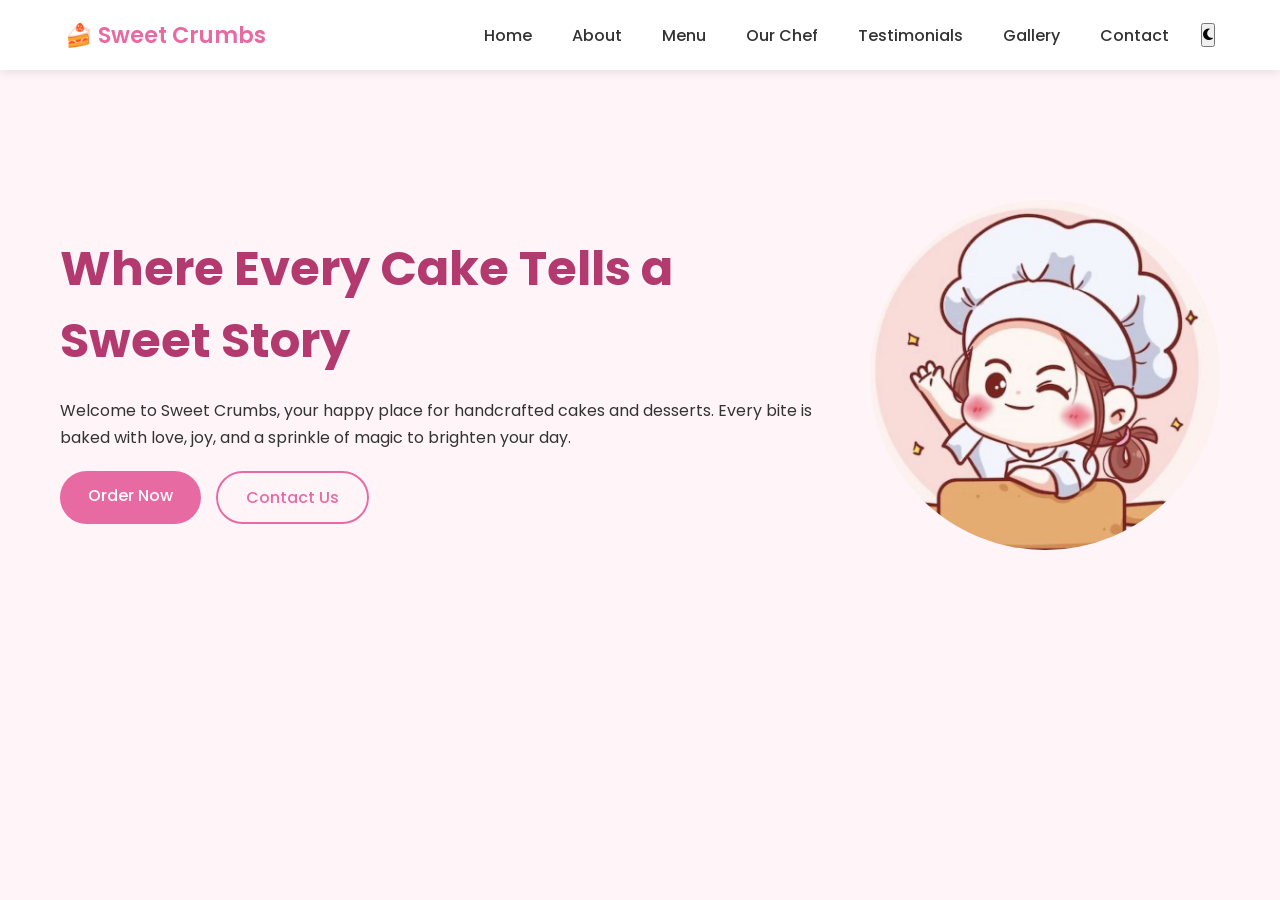
<file: index.html>
<!DOCTYPE html>
<html lang="en">

<head>
    <meta charset="UTF-8" />
    <!--🔹 يسمح باستخدام جميع الأحرف بدون مشاكل (عربي – إنجليزي – رموز)-->
    <title>Sweet Crumbs | Cake Boutique</title>
    <meta name="viewport" content="width=device-width, initial-scale=1.0" />
    <!--🔹 يضبط العرض حسب حجم الشاشة-->
    <!-- Icons -->
    <link rel="stylesheet" href="https://cdnjs.cloudflare.com/ajax/libs/font-awesome/6.5.1/css/all.min.css" />

    <!-- CSS -->
    <link rel="stylesheet" href="style.css" />
</head>

<body>

    <header>
        <nav class="navbar section-content">
            <div class="logo">🍰 Sweet Crumbs</div>

            <ul class="nav-menu">
                <li><a href="index.html">Home</a></li>
                <li><a href="about.html">About</a></li>
                <li><a href="menu.html">Menu</a></li>
                <li><a href="our chef.html">Our Chef</a></li>
                <li><a href="testimonials.html">Testimonials</a></li>
                <li><a href="gallary.html">Gallery</a></li>
                <li><a href="contact.html">Contact</a></li>
            </ul>

            <div class="nav-actions">
                <button id="theme-toggle"><i class="fa-solid fa-moon"></i></button>
                <button id="menu-open" class="fa-solid fa-bars"></button>
            </div>
        </nav>
    </header>

    <!-- ================= HOME ================= -->
    <section class="hero" id="home">
        <div class="section-content hero-content">
            <div class="hero-text">
                <br> <br><br><br>
                <h1>Where Every Cake Tells a Sweet Story</h1>
                <p>
                    Welcome to Sweet Crumbs, your happy place for handcrafted cakes and desserts.
                    Every bite is baked with love, joy, and a sprinkle of magic to brighten your day.
                </p>
                <div class="hero-buttons">
                    <a href="https://wa.me/963996063793" class="btn primary" target="_blank">Order Now</a>
                    <a href="https://wa.me/963996063793" class="btn outline" target="_blank">Contact Us</a>
                </div>
            </div>

            <div class="hero-image">
                <br> <br><br><br>
                <img src="images\image64.jpeg" alt="Cake Shop">
            </div>
        </div>
    </section>
    
    <script src="script.js"></script>
    </body>
    
    </html>
</file>
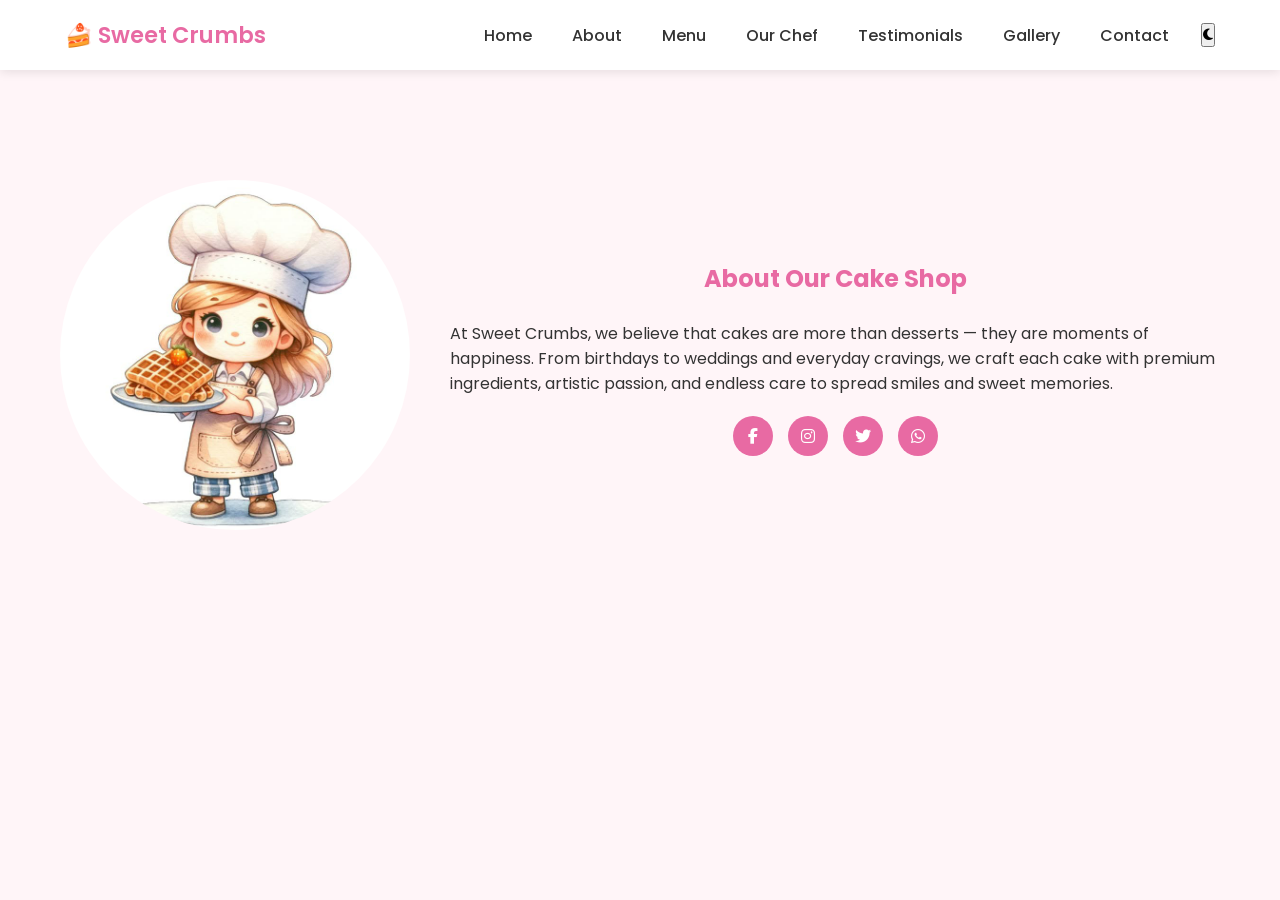
<file: about.html>
<!DOCTYPE html>
<html lang="en">

<head>
    <meta charset="UTF-8" />
    <title>Sweet Crumbs | Cake Boutique</title>
    <meta name="viewport" content="width=device-width, initial-scale=1.0" />

    <!-- Icons -->
    <link rel="stylesheet" href="https://cdnjs.cloudflare.com/ajax/libs/font-awesome/6.5.1/css/all.min.css" />

    <!-- CSS -->
    <link rel="stylesheet" href="style.css" />
</head>

<body>

    <header>
        <nav class="navbar section-content">
            <div class="logo">🍰 Sweet Crumbs</div>

            <ul class="nav-menu">
                <li><a href="index.html">Home</a></li>
                <li><a href="about.html">About</a></li>
                <li><a href="menu.html">Menu</a></li>
                <li><a href="our chef.html">Our Chef</a></li>
                <li><a href="testimonials.html">Testimonials</a></li>
                <li><a href="gallary.html">Gallery</a></li>
                <li><a href="contact.html">Contact</a></li>
            </ul>

            <div class="nav-actions">
                <button id="theme-toggle"><i class="fa-solid fa-moon"></i></button>
                <button id="menu-open" class="fa-solid fa-bars"></button>
            </div>
        </nav>
    </header>

    <!-- ================= ABOUT ================= -->
    <section class="about" id="about">
        <div class="section-content about-content">
            <div class="about-image">
                <br> <br><br><br>
                <img src="images\image4.jpeg" alt="About us">
            </div>
    
            <div class="about-text">
                <br> <br><br><br>
                <h2>About Our Cake Shop</h2>
                <br>
                <p>
                    At Sweet Crumbs, we believe that cakes are more than desserts — they are moments of
                    happiness. From birthdays to weddings and everyday cravings, we craft each cake
                    with premium ingredients, artistic passion, and endless care to spread smiles and
                    sweet memories.
                </p>
    
                <div class="social-icons">
                    <a href="https://www.facebook.com/Yumnaa Al Aboud" class="facebook" target="_blank">
                        <i class="fa-brands fa-facebook-f"></i>
                    </a>
                    <a href="https://www.instagram.com/yumnaa_al_aboud" class="instagram" target="_blank">
                        <i class="fa-brands fa-instagram"></i>
                    </a>
                    <a href="https://twitter.com/Yumnaa Al Aboud" class="twitter" target="_blank">
                        <i class="fa-brands fa-twitter"></i>
                    </a>
                    <a href="https://wa.me/963996063793" target="_blank">
                        <i class="fa-brands fa-whatsapp"></i>
                    </a>
    
                </div>
            </div>
        </div>
    </section>

    <script src="script.js"></script>
    </body>
    
    </html>
</file>
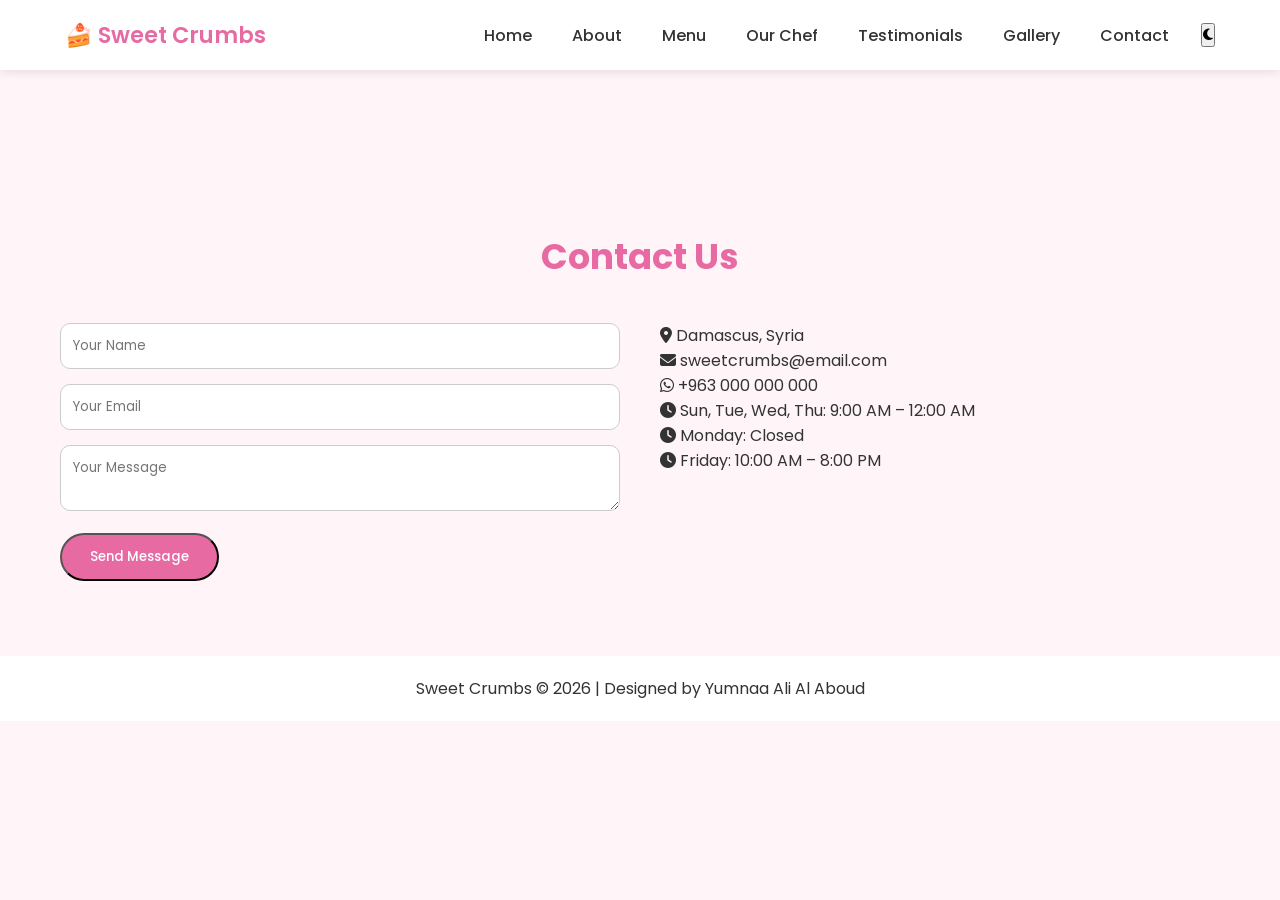
<file: contact.html>
<!DOCTYPE html>
<html lang="en">

<head>
    <meta charset="UTF-8" />
    <title>Sweet Crumbs | Cake Boutique</title>
    <meta name="viewport" content="width=device-width, initial-scale=1.0" />

    <!-- Icons -->
    <link rel="stylesheet" href="https://cdnjs.cloudflare.com/ajax/libs/font-awesome/6.5.1/css/all.min.css" />

    <!-- CSS -->
    <link rel="stylesheet" href="style.css" />
</head>

<body>

    <header>
        <nav class="navbar section-content">
            <div class="logo">🍰 Sweet Crumbs</div>

            <ul class="nav-menu">
                <li><a href="index.html">Home</a></li>
                <li><a href="about.html">About</a></li>
                <li><a href="menu.html">Menu</a></li>
                <li><a href="our chef.html">Our Chef</a></li>
                <li><a href="testimonials.html">Testimonials</a></li>
                <li><a href="gallary.html">Gallery</a></li>
                <li><a href="contact.html">Contact</a></li>
            </ul>

            <div class="nav-actions">
                <button id="theme-toggle"><i class="fa-solid fa-moon"></i></button>
                <button id="menu-open" class="fa-solid fa-bars"></button>
            </div>
        </nav>
    </header>

        <!-- ================= CONTACT ================= -->
        <section class="contact" id="contact">
            <br><br><br><br><br><br>
            <h2 class="section-title">Contact Us</h2>
        
            <div class="section-content contact-grid">
                <form class="contact-form">
                    <input type="text" placeholder="Your Name" required>
                    <input type="email" placeholder="Your Email" required>
                    <textarea placeholder="Your Message"></textarea>
                    <button type="submit" class="btn primary">Send Message</button>
                </form>
        
                <div class="contact-info">
                    <p><i class="fa-solid fa-location-dot"></i> Damascus, Syria</p>
                    <p><i class="fa-solid fa-envelope"></i> sweetcrumbs@email.com</p>
                    <p><i class="fa-brands fa-whatsapp"></i> +963 000 000 000</p>
                    <p><i class="fa-solid fa-clock"></i> Sun, Tue, Wed, Thu: 9:00 AM – 12:00 AM</p>
                    <p><i class="fa-solid fa-clock"></i> Monday: Closed</p>
                    <p><i class="fa-solid fa-clock"></i> Friday: 10:00 AM – 8:00 PM</p>
                </div>
            </div>
        </section>
        <br>
        <footer>
            <p>Sweet Crumbs © 2026 | Designed by Yumnaa Ali Al Aboud</p>
        </footer>
        
        <script src="script.js"></script>
        </body>
        
        </html>
</file>
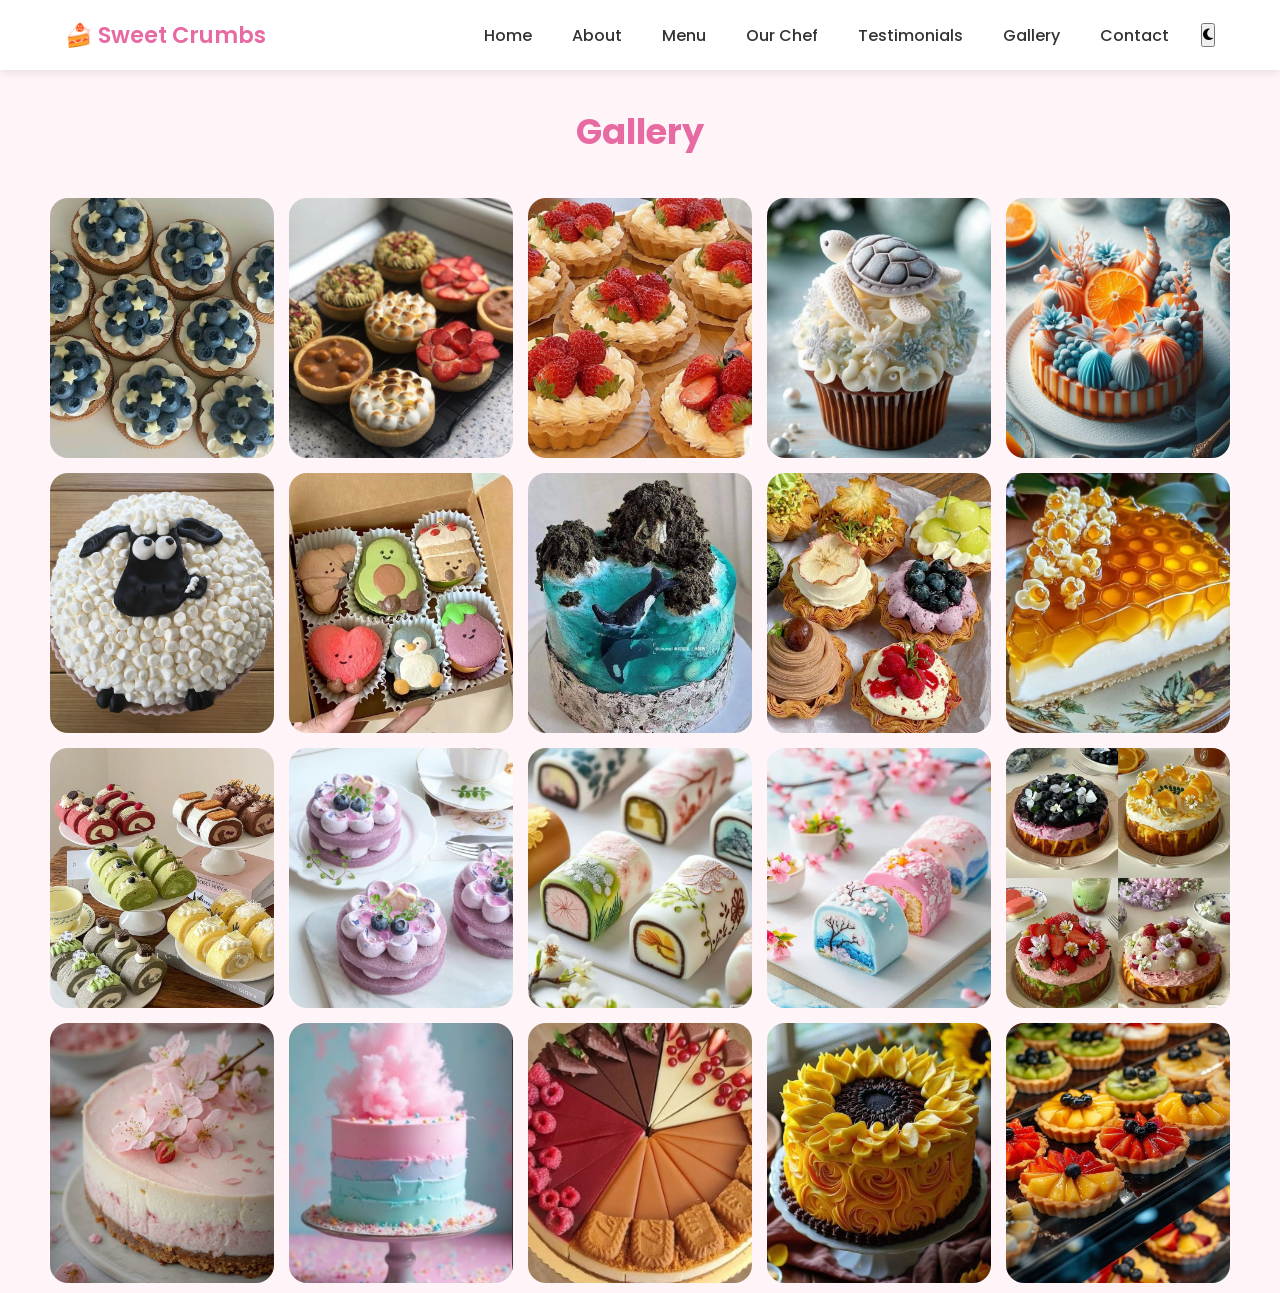
<file: gallary.html>
<!DOCTYPE html>
<html lang="en">

<head>
    <meta charset="UTF-8" />
    <title>Sweet Crumbs | Cake Boutique</title>
    <meta name="viewport" content="width=device-width, initial-scale=1.0" />

    <!-- Icons -->
    <link rel="stylesheet" href="https://cdnjs.cloudflare.com/ajax/libs/font-awesome/6.5.1/css/all.min.css" />

    <!-- CSS -->
    <link rel="stylesheet" href="style.css" />
</head>

<body>

    <header>
        <nav class="navbar section-content">
            <div class="logo">🍰 Sweet Crumbs</div>

            <ul class="nav-menu">
                <li><a href="index.html">Home</a></li>
                <li><a href="about.html">About</a></li>
                <li><a href="menu.html">Menu</a></li>
                <li><a href="our chef.html">Our Chef</a></li>
                <li><a href="testimonials.html">Testimonials</a></li>
                <li><a href="gallary.html">Gallery</a></li>
                <li><a href="contact.html">Contact</a></li>
            </ul>

            <div class="nav-actions">
                <button id="theme-toggle"><i class="fa-solid fa-moon"></i></button>
                <button id="menu-open" class="fa-solid fa-bars"></button>
            </div>
        </nav>
    </header>

        <!-- ================= GALLERY ================= -->
        <section class="gallery" id="gallery">
            <br>
            <h2 class="section-title">Gallery</h2>
            <div class="section-content gallery-grid">
                <div class="gallery-item">
                    <img src="images\image26.jpeg">
                </div>
                <div class="gallery-item">
                    <img src="images\image27.jpeg">
                </div>
                <div class="gallery-item">
                    <img src="images\image10.jpeg">
                </div>
                <div class="gallery-item">
                    <img src="images\image51.jpeg">
                </div>
                <div class="gallery-item">
                    <img src="images\image55.jpeg">
                </div>
                <div class="gallery-item">
                    <img src="images\image80.jpeg">
                </div>
                <div class="gallery-item">
                    <img src="images\image84.jpeg">
                </div>
                <div class="gallery-item">
                    <img src="images\image29.jpeg">
                </div>
                <div class="gallery-item">
                    <img src="images\image12.jpeg">
                </div>
                <div class="gallery-item">
                    <img src="images\image32.jpeg">
                </div>
                <div class="gallery-item">
                    <img src="images\image28.jpeg">
                </div>
                <div class="gallery-item">
                    <img src="images\image36.jpeg">
                </div>
                <div class="gallery-item">
                    <img src="images\image70.jpeg">
                </div>
                <div class="gallery-item">
                    <img src="images\image68.jpeg">
                </div>
                <div class="gallery-item">
                    <img src="images\image23.jpeg">
                </div>
                <div class="gallery-item">
                    <img src="images\image48.jpeg">
                </div>
                <div class="gallery-item">
                    <img src="images\image71.jpeg">
                </div>
                <div class="gallery-item">
                    <img src="images\image33.jpeg">
                </div>
                <div class="gallery-item">
                    <img src="images\image78.jpeg">
                </div>
                <div class="gallery-item">
                    <img src="images\image6.jpeg">
                    <br><br><br>
                </div>
            </div>
        </section>
        <script src="script.js"></script>
        </body>
        
        </html>
</file>
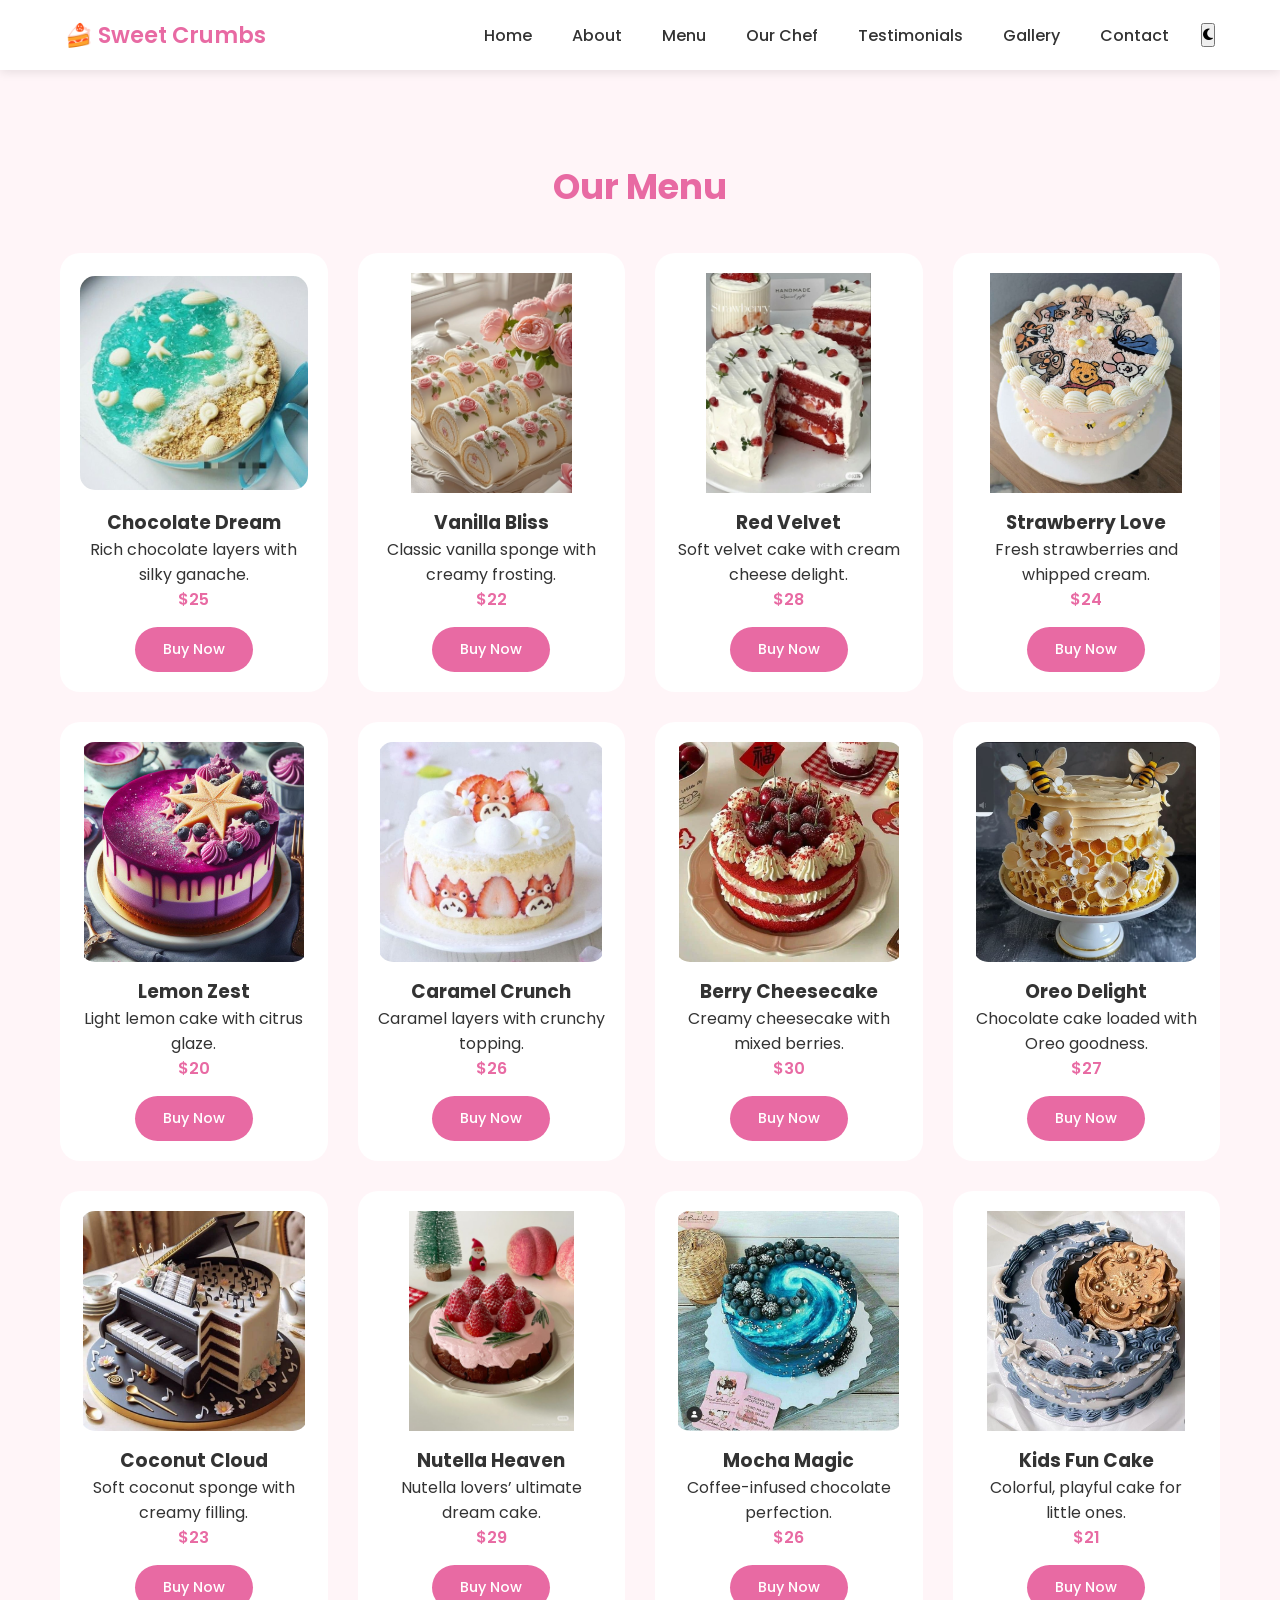
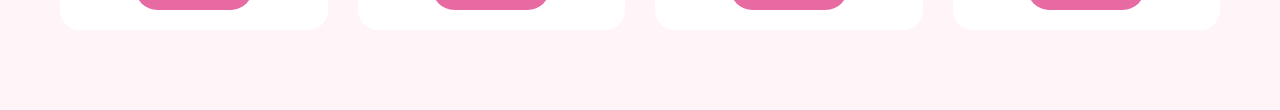
<file: menu.html>
<!DOCTYPE html>
<html lang="en">

<head>
    <meta charset="UTF-8" />
    <title>Sweet Crumbs | Cake Boutique</title>
    <meta name="viewport" content="width=device-width, initial-scale=1.0" />

    <!-- Icons -->
    <link rel="stylesheet" href="https://cdnjs.cloudflare.com/ajax/libs/font-awesome/6.5.1/css/all.min.css" />

    <!-- CSS -->
    <link rel="stylesheet" href="style.css" />
</head>

<body>

    <header>
        <nav class="navbar section-content">
            <div class="logo">🍰 Sweet Crumbs</div>

            <ul class="nav-menu">
                <li><a href="index.html">Home</a></li>
                <li><a href="about.html">About</a></li>
                <li><a href="menu.html">Menu</a></li>
                <li><a href="our chef.html">Our Chef</a></li>
                <li><a href="testimonials.html">Testimonials</a></li>
                <li><a href="gallary.html">Gallery</a></li>
                <li><a href="contact.html">Contact</a></li>
            </ul>

            <div class="nav-actions">
                <button id="theme-toggle"><i class="fa-solid fa-moon"></i></button>
                <button id="menu-open" class="fa-solid fa-bars"></button>
            </div>
        </nav>
    </header>

    <!-- ================= MENU ================= -->
    <section class="menu" id="menu">
        <h2 class="section-title">Our Menu</h2>
    
        <div class="section-content menu-grid">
            <div class="menu-card">
                <div class="menu-image">
                    <img src="images\image44.jpeg">
                </div>
                <h3>Chocolate Dream</h3>
                <p>Rich chocolate layers with silky ganache.</p>
                <span>$25</span>
                <a href="https://wa.me/963996063793?text=I%20want%20to%20order%20Chocolate%20Dream" target="_blank"
                    class="btn primary buy-btn">
                    Buy Now
                </a>

            </div>
    
            <div class="menu-card">
                <div class="menu-image">
                    <img src="images\image34.jpeg">
                </div>
                <h3>Vanilla Bliss</h3>
                <p>Classic vanilla sponge with creamy frosting.</p>
                <span>$22</span>
                <a href="https://wa.me/963996063793?text=I%20want%20to%20order%20Vanilla%20Bliss" target="_blank"
                    class="btn primary buy-btn">
                    Buy Now
                </a>

            </div>
    
            <div class="menu-card">
                <div class="menu-image">
                    <img src="images\image39.jpeg ">
                </div>
                <h3>Red Velvet</h3>
                <p>Soft velvet cake with cream cheese delight.</p>
                <span>$28</span>
                <a href="https://wa.me/963996063793?text=I%20want%20to%20order%20Red%20Velvet" target="_blank"
                    class="btn primary buy-btn">
                    Buy Now
                </a>

            </div>
    
            <div class="menu-card">
                <div class="menu-image">
                    <img src="images\image43.jpeg ">
                </div>
                <h3>Strawberry Love</h3>
                <p>Fresh strawberries and whipped cream.</p>
                <span>$24</span>
                <a href="https://wa.me/963996063793?text=I%20want%20to%20order%20Strawberry%20Love" target="_blank"
                    class="btn primary buy-btn">
                    Buy Now
                </a>

            </div>
    
            <div class="menu-card">
                <div class="menu-image">
                    <img src="images\image45.jpeg ">
                </div>
                <h3>Lemon Zest</h3>
                <p>Light lemon cake with citrus glaze.</p>
                <span>$20</span>
                <a href="https://wa.me/963996063793?text=I%20want%20to%20order%20Lemon%20Zest" target="_blank"
                    class="btn primary buy-btn">
                    Buy Now
                </a>

            </div>
    
            <div class="menu-card">
                <div class="menu-image">
                    <img src="images\image52.jpeg">
                </div>
                <h3>Caramel Crunch</h3>
                <p>Caramel layers with crunchy topping.</p>
                <span>$26</span>
                <a href="https://wa.me/963996063793?text=I%20want%20to%20order%20Caramel%20Crunch" target="_blank"
                    class="btn primary buy-btn">
                    Buy Now
                </a>

            </div>
    
            <div class="menu-card">
                <div class="menu-image">
                    <img src=" images\image53.jpeg">
                </div>
                <h3>Berry Cheesecake</h3>
                <p>Creamy cheesecake with mixed berries.</p>
                <span>$30</span>
                <a href="https://wa.me/963996063793?text=I%20want%20to%20order%20Berry%20Cheesecake" target="_blank"
                    class="btn primary buy-btn">
                    Buy Now
                </a>

            </div>
    
            <div class="menu-card">
                <div class="menu-image">
                    <img src="images\image73.jpeg ">
                </div>
                <h3>Oreo Delight</h3>
                <p>Chocolate cake loaded with Oreo goodness.</p>
                <span>$27</span>
                <a href="https://wa.me/963996063793?text=I%20want%20to%20order%20Oreo%20Delight" target="_blank"
                    class="btn primary buy-btn">
                    Buy Now
                </a>

            </div>
    
            <div class="menu-card">
                <div class="menu-image">
                    <img src=" images\image69.jpeg">
                </div>
                <h3>Coconut Cloud</h3>
                <p>Soft coconut sponge with creamy filling.</p>
                <span>$23</span>
                <a href="https://wa.me/963996063793?text=I%20want%20to%20order%20Coconut%20Cloud" target="_blank"
                    class="btn primary buy-btn">
                    Buy Now
                </a>

            </div>
    
            <div class="menu-card">
                <div class="menu-image">
                    <img src=" images\image74.jpeg">
                </div>
                <h3>Nutella Heaven</h3>
                <p>Nutella lovers’ ultimate dream cake.</p>
                <span>$29</span>
                <a href="https://wa.me/963996063793?text=I%20want%20to%20order%20Nutella%20Heaven" target="_blank"
                    class="btn primary buy-btn">
                    Buy Now
                </a>

            </div>
    
            <div class="menu-card">
                <div class="menu-image">
                    <img src="images\image75.jpeg">
                </div>
                <h3>Mocha Magic</h3>
                <p>Coffee-infused chocolate perfection.</p>
                <span>$26</span>
                <a href="https://wa.me/963996063793?text=I%20want%20to%20order%20Mocha%20Magic" target="_blank"
                    class="btn primary buy-btn">
                    Buy Now
                </a>

            </div>
    
            <div class="menu-card">
                <div class="menu-image">
                    <img src="images\image76.jpeg">
                </div>
                <h3>Kids Fun Cake</h3>
                <p>Colorful, playful cake for little ones.</p>
                <span>$21</span>
                <a href="https://wa.me/963996063793?text=I%20want%20to%20order%20Kids%20Fun%20Cake" target="_blank"
                    class="btn primary buy-btn">
                    Buy Now
                </a>

            </div>
        </div>
    </section>
    <script src="script.js"></script>
    </body>
    
    </html>
</file>
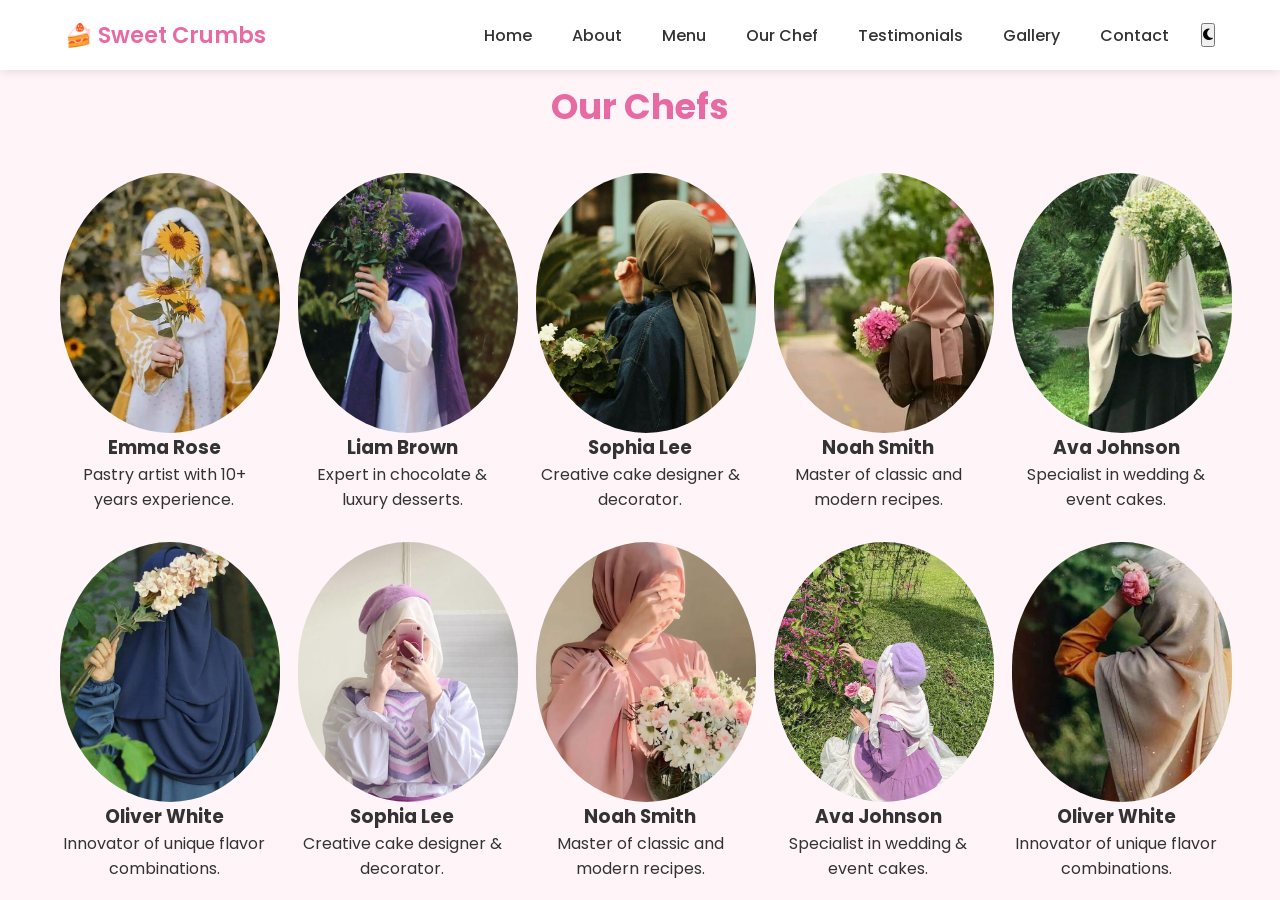
<file: our chef.html>
<!DOCTYPE html>
<html lang="en">

<head>
    <meta charset="UTF-8" />
    <title>Sweet Crumbs | Cake Boutique</title>
    <meta name="viewport" content="width=device-width, initial-scale=1.0" />

    <!-- Icons -->
    <link rel="stylesheet" href="https://cdnjs.cloudflare.com/ajax/libs/font-awesome/6.5.1/css/all.min.css" />

    <!-- CSS -->
    <link rel="stylesheet" href="style.css" />
</head>

<body>

    <header>
        <nav class="navbar section-content">
            <div class="logo">🍰 Sweet Crumbs</div>

            <ul class="nav-menu">
                <li><a href="index.html">Home</a></li>
                <li><a href="about.html">About</a></li>
                <li><a href="menu.html">Menu</a></li>
                <li><a href="our chef.html">Our Chef</a></li>
                <li><a href="testimonials.html">Testimonials</a></li>
                <li><a href="gallary.html">Gallery</a></li>
                <li><a href="contact.html">Contact</a></li>
            </ul>

            <div class="nav-actions">
                <button id="theme-toggle"><i class="fa-solid fa-moon"></i></button>
                <button id="menu-open" class="fa-solid fa-bars"></button>
            </div>
        </nav>
    </header>

        <!-- ================= OUR CHEF ================= -->
        <section class="chef" id="chef">
            <h2 class="section-title">Our Chefs</h2>
        
            <div class="section-content chef-grid">
                <div class="chef-card">
                    <img src="images\image105.jpeg ">
                    <h3>Emma Rose</h3>
                    <p>Pastry artist with 10+ years experience.</p>
                </div>
        
                <div class="chef-card">
                    <img src="images\image106.jpeg ">
                    <h3>Liam Brown</h3>
                    <p>Expert in chocolate & luxury desserts.</p>
                </div>
        
                <div class="chef-card">
                    <img src="images\image107.jpeg ">
                    <h3>Sophia Lee</h3>
                    <p>Creative cake designer & decorator.</p>
                </div>
        
                <div class="chef-card">
                    <img src="images\image108.jpeg ">
                    <h3>Noah Smith</h3>
                    <p>Master of classic and modern recipes.</p>
                </div>
        
                <div class="chef-card">
                    <img src="images\image109.jpeg ">
                    <h3>Ava Johnson</h3>
                    <p>Specialist in wedding & event cakes.</p>
                </div>
        
                <div class="chef-card">
                    <img src="images\image110.jpeg ">
                    <h3>Oliver White</h3>
                    <p>Innovator of unique flavor combinations.</p>
                </div>
                                <div class="chef-card">
                                    <img src="images\image87.jpeg ">
                                    <h3>Sophia Lee</h3>
                                    <p>Creative cake designer & decorator.</p>
                                </div>
                                
                                <div class="chef-card">
                                    <img src="images\image103.jpeg ">
                                    <h3>Noah Smith</h3>
                                    <p>Master of classic and modern recipes.</p>
                                </div>
                                
                                <div class="chef-card">
                                    <img src="images\image98.jpeg ">
                                    <h3>Ava Johnson</h3>
                                    <p>Specialist in wedding & event cakes.</p>
                                </div>
                                
                                <div class="chef-card">
                                    <img src="images\image112.jpeg ">
                                    <h3>Oliver White</h3>
                                    <p>Innovator of unique flavor combinations.</p>
                                </div>

            </div>
        </section>
        <script src="script.js"></script>
        </body>
        
        </html>
</file>
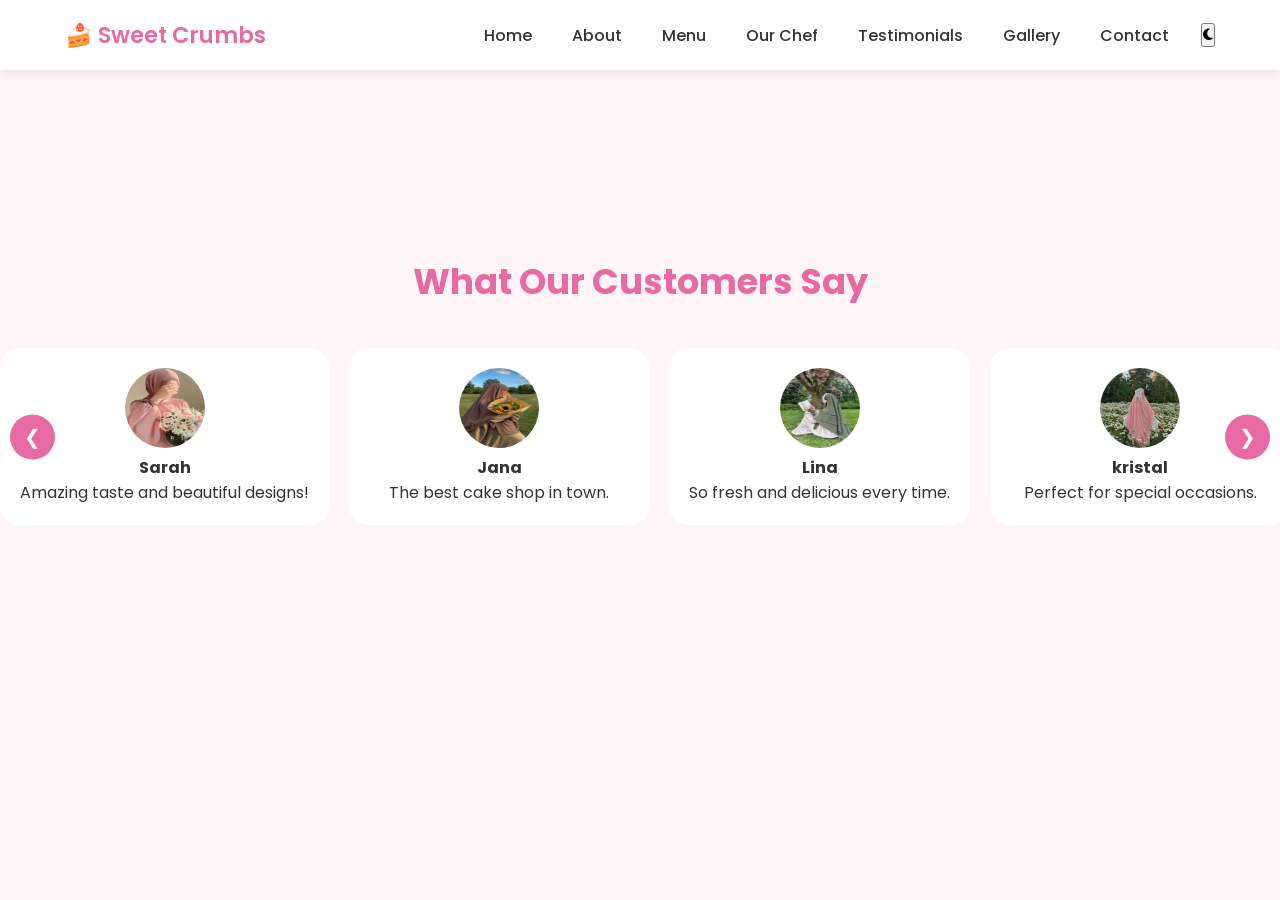
<file: testimonials.html>
<!DOCTYPE html>
<html lang="en">

<head>
    <meta charset="UTF-8" />
    <title>Sweet Crumbs | Cake Boutique</title>
    <meta name="viewport" content="width=device-width, initial-scale=1.0" />

    <!-- Icons -->
    <link rel="stylesheet" href="https://cdnjs.cloudflare.com/ajax/libs/font-awesome/6.5.1/css/all.min.css" />

    <!-- CSS -->
    <link rel="stylesheet" href="style.css" />
</head>

<body>

    <header>
        <nav class="navbar section-content">
            <div class="logo">🍰 Sweet Crumbs</div>

            <ul class="nav-menu">
                <li><a href="index.html">Home</a></li>
                <li><a href="about.html">About</a></li>
                <li><a href="menu.html">Menu</a></li>
                <li><a href="our chef.html">Our Chef</a></li>
                <li><a href="testimonials.html">Testimonials</a></li>
                <li><a href="gallary.html">Gallery</a></li>
                <li><a href="contact.htmls">Contact</a></li>
            </ul>

            <div class="nav-actions">
                <button id="theme-toggle"><i class="fa-solid fa-moon"></i></button>
                <button id="menu-open" class="fa-solid fa-bars"></button>
            </div>
        </nav>
    </header>

    <!-- ================= TESTIMONIALS ================= -->
    <section class="testimonials" id="testimonials">
        <br> <br><br><br><br><br><br>
        <h2 class="section-title">What Our Customers Say</h2>
        <div class="slider">
            <button class="slide-btn prev">❮</button>

            <div class="slides">
                <div class="testimonial"><img src="images\image103.jpeg ">
                    <h4>Sarah</h4>
                    <p>Amazing taste and beautiful designs!</p>
                </div>
                <div class="testimonial"><img src="images\image102.jpeg">
                    <h4>Jana</h4>
                    <p>The best cake shop in town.</p>
                </div>
                <div class="testimonial"><img src="images\image101.jpeg">
                    <h4>Lina</h4>
                    <p>So fresh and delicious every time.</p>
                </div>
                <div class="testimonial"><img src="images\image99.jpeg">
                    <h4>kristal</h4>
                    <p>Perfect for special occasions.</p>
                </div>
                <div class="testimonial"><img src="images\image98.jpeg">
                    <h4>Maya</h4>
                    <p>Absolutely love their flavors.</p>
                </div>
                <div class="testimonial"><img src="images\image87.jpeg">
                    <h4>Laya</h4>
                    <p>Highly recommended!</p>
                </div>
                <div class="testimonial"><img src="images\image89.jpeg">
                    <h4>Rana</h4>
                    <p>Beautiful presentation and taste.</p>
                </div>
                <div class="testimonial"><img src="images\image90.jpeg">
                    <h4>doua</h4>
                    <p>My go-to cake shop always.</p>
                </div>
                <div class="testimonial"><img src="images\image92.jpeg">
                    <h4>Nour</h4>
                    <p>Lovely staff and delicious cakes.</p>
                </div>
                <div class="testimonial"><img src="images\image94.jpeg">
                    <h4>Hala</h4>
                    <p>Exceeded my expectations.</p>
                </div>
                <div class="testimonial"><img src="images\image95.jpeg">
                    <h4>Yara</h4>
                    <p>Perfect sweetness level.</p>
                </div>
                <div class="testimonial"><img src="images\image97.jpeg">
                    <h4>Sana</h4>
                    <p>Will order again for sure.</p>
                </div>
            </div>

            <button class="slide-btn next">❯</button>
        </div>
    </section>
    <script src="script.js"></script>
</body>

</html>
</file>
<file: style.css>
@import url('https://fonts.googleapis.com/css2?family=Poppins:wght@300;400;500;600;700&display=swap');

:root {
    --bg-color: #fff5f8;
    --bg-dark: #1e1e1e;
    --text-color: #333;
    --text-dark: #f5f5f5;
    --primary: #e86aa3;
    --secondary: #b23a6f;
    --card-bg: #ffffff;
    --card-dark: #2b2b2b;
}

body.dark {
    --bg-color: #1e1e1e;
    --text-color: #f5f5f5;
    --card-bg: #2b2b2b;
}

* {
    margin: 0;
    padding: 0;
    box-sizing: border-box;
    font-family: 'Poppins', sans-serif;
}

body {
    background: var(--bg-color);
    color: var(--text-color);
    transition: 0.3s;
}

.section-content {
    max-width: 1200px;
    margin: auto;
    padding: 0 20px;
}

.section-title {
    text-align: center;
    margin: 80px 0 40px;
    font-size: 2.2rem;
    color: var(--primary);
}

/* ================= NAVBAR ================= */
header {
    background: var(--card-bg); /*لون خلفية شريط التنقل  */
    position: fixed;
    width: 100%;
    top: 0;
    z-index: 100;
    box-shadow: 0 2px 10px rgba(0, 0, 0, 0.1);
}

.navbar {
    display: flex;
    align-items: center;
    height: 70px;
}

.logo {
    font-size: 1.4rem;
    font-weight: 600;
    color: var(--primary);
}

.nav-menu {
    display: flex;
    gap: 20px;
    margin-left: auto;
    /* 🔹 تقريب من اليمين */
    margin-right: 30px;
    /* 🔹 تحكم بالمسافة */
    list-style: none;
    /* إزالة النقاط */
    padding: 0;
    /* إزالة الحشو الافتراضي */
    margin: 0;
    /* إزالة المارجن الافتراضي */
}

/* 🔹 القوائم على شكل أزرار */
.nav-menu a {
    display: inline-block;
    /*🔹 يسمح بالتحكم بالحجم والحواف مثل الزر*/
    padding: 8px 18px;
    /*🔹 مسافة داخلية تجعل الرابط يبدو كزر*/
    border-radius: 25px;
    background: transparent;
    border: 2px solid transparent;
    color: var(--text-color);
    /*🔹 لون النص حسب وضع الموقع (فاتح / داكن)*/
    font-weight: 500;
    transition: 0.3s;
}

.nav-menu a:hover {
    background: var(--primary);
    /*🔹 تغيير خلفية الزر عند المرور عليه*/
    color: #fff;
    /*🔹 تغيير لون النص للأبيض*/
    border-color: var(--primary);
    /*🔹 إظهار الإطار بنفس لون الخلفية*/
}

.nav-actions {
    display: flex;
    gap: 15px;
    margin-left: 20px;
    /* ⬅️ هذا السطر هو المهم */
    /*🔹 إبعاد الأيقونات قليلاً عن القائمة*/
}

#menu-open {
    display: none; /* فقط للموبايل */
}

/*من هون للاخير اضافة */
/* NAVBAR */
.navbar {
    display: flex;
    align-items: center;
    padding: 0 25px;
}

/* اللوجو */
.logo {
    margin-right: auto;
    /* يثبت اللوجو يسار والباقي يمين */
}

/* القائمة */
.nav-menu {
    display: flex;
    gap: 16px;
    /* أفضل مسافة بين العناصر */
}

/* الروابط */
.nav-menu a {
    padding: 8px 10px;
    /* تقليل الفراغ الداخلي */
}

/* لازالة الخطوط من تحت الروابط */
a {
    text-decoration: none;
}

/* ================= HERO ================= */
.hero {
    padding-top: 100px;
    min-height: 100vh;
}

.hero-content {
    display: flex;
    align-items: center;
    justify-content: space-between;
    /*🔹 يضع النص على اليسار والصورة على اليمين مع مسافة بينهما*/
    gap: 40px;
    /*🔹 مسافة ثابتة بين النص والصورة*/
}

.hero-text h1 {
    font-size: 3rem;
    color: var(--secondary);
    align-items: center;
    justify-content: center;
    /*🔹 استخدام اللون الثانوي للموقع لتمييز العنوان*/
}

.hero-text p {
    margin: 20px 0;
    /*🔹 مسافة فوق وتحت الفقرة لتفصلها عن العناصر الأخرى*/
    line-height: 1.7;
    /*🔹 زيادة تباعد الأسطر لتحسين القراءة*/
}

.hero-buttons {
    display: flex;
    gap: 15px;
}

.btn {
    padding: 12px 28px;
    /*🔹 حجم الزر (عمودي × أفقي)*/
    border-radius: 30px;
    font-weight: 500;
    transition: 0.3s;
}

.btn.primary {
    background: var(--primary);
    /*🔹 خلفية الزر باللون الأساسي للموقع*/
    color: #fff;
}

.btn.primary:hover {
    background: var(--secondary);
}

.btn.outline {
    border: 2px solid var(--primary);
    /*🔹 زر بدون خلفية، فقط إطار*/
    color: var(--primary);
}

.btn.outline:hover {
    background: var(--primary);
    color: #fff;
}

.hero-image img {
    /* max-width: 450px;*/
    /* مشان الصورة تصير دائرية هدول 4 */
    width: 350px;
    height: 350px;
    /*🔹 تحديد عرض وارتفاع ثابتين*/
    /*🔹 ضروري لعمل شكل دائري مثالي*/
    border-radius: 50%;
    /* 👈 يخليها دائرية */
    object-fit: cover;
    /* 👈 يملأ الدائرة بدون تشويه */
}

/* ================= ABOUT ================= */
.about {
    padding: 80px 0;
}

.about-content {
    display: flex;
    gap: 40px;
    align-items: center;
    /*🔹 محاذاة الصورة والنص عمودياً في المنتصف*/
}

.about-text h2 {
    text-align: center;
    /* يجعل النص في منتصف العرض */
    color: #e86aa3;
}

.about-image img {
    width: 350px;
    height: 350px;
    border-radius: 50%;
    object-fit: cover;
}

.social-icons {
    margin-top: 20px;
    /*🔹 مسافة بين النص والأيقونات*/
    display: flex;
    gap: 15px;
    justify-content: center;
    /* هذا يضع الأيقونات في المنتصف أفقياً */
}

.social-icons a {
    width: 40px;
    height: 40px;
    background: var(--primary);
    color: #fff;
    display: flex;
    align-items: center;
    justify-content: center;
    /*🔹 توسيط الأيقونة داخل الدائرة تماماً*/
    border-radius: 50%;
    /*🔹 يجعل الأيقونة دائرية*/
    transition: 0.3s;
}

.social-icons a:hover {
    background: var(--secondary);
}

/* ================= MENU ================= */
.menu {
    padding: 80px 0;
}

.menu-grid {
    display: grid;
    /*🔹 استخدام CSS Grid لعرض البطاقات بشكل شبكي*/
    grid-template-columns: repeat(auto-fit, minmax(250px, 1fr));
    /* 🔹 ينشئ أعمدة تلقائياً حسب حجم الشاشة*/
    /*🔹 كل بطاقة:
    
            أقل عرض: 250px أقصى عرض: 1fr (يمتد حسب المساحة)*/
    gap: 30px;
    /*🔹 مسافة بين البطاقات أفقياً وعمودياً*/
}

.menu-card {
    background: var(--card-bg);
    /*🔹 لون خلفية البطاقة حسب وضع الموقع (فاتح / داكن)*/
    padding: 20px;
    /*🔹 مسافة داخلية بين المحتوى وحدود البطاقة*/
    border-radius: 20px;
    text-align: center;
    transition: 0.3s;
    display: flex;
    /*🔹 استخدام Flexbox داخل البطاقة لتنظيم العناصر عمودياً*/
    flex-direction: column;
    /*🔹 ترتيب عناصر البطاقة من الأعلى للأسفل (صورة → اسم → وصف → سعر → زر)*/
}

/*4️⃣ تأثير التحويم على البطاقة*/
.menu-card:hover {
    transform: translateY(-8px);
    /*ترتفع للأعلى قليلاً*/
}

.menu-card img {
    width: 100%;
    /*🔹 يجعل الصورة بعرض البطاقة*/
    border-radius: 15px;
    /*🔹 حواف مدورة للصورة*/
}

/*6️⃣ السعر*/
.menu-card span {
    color: var(--primary);
    font-weight: 600;
    /*🔹 إبراز السعر بخط أوضح*/
}

/* من هون للاخير*/
/* إطار الصورة (هو المهم) */
/*🔸 الجزء الأهم: توحيد أحجام الصور 👇*/
.menu-image {
    height: 220px;
    /* نفس الارتفاع لكل البطاقات */
    display: flex;
    align-items: center;
    justify-content: center;
    margin-bottom: 15px;
    /*🔹 مسافة بين الصورة وبقية المحتوى*/
}

/* الصورة نفسها */
/*8️⃣ الصورة داخل الإطار*/
.menu-image img {
    max-width: 100%;
    max-height: 100%;
    /*🔹 تمنع الصورة من الخروج عن الإطار*/
    object-fit: contain;
    /* بدون قص */
}

/*  زر الشراء */

.buy-btn {
    margin-top: 15px;
    /*🔹 مسافة بين الزر والسعر*/
    align-self: center;
    /*🔹 توسيط الزر داخل البطاقة*/
    font-size: 0.9rem;
}

.btn.primary:hover {
  /* background: #ffeb99;
    color: #333;*/
}

/* ================= CHEF ================= */
.chef-grid {
    display: grid;
    grid-template-columns: repeat(auto-fit, minmax(200px, 1fr));
    gap: 30px;
}

.chef-card {
    text-align: center;
    /*🔹 توسيط النص والصورة داخل البطاقة*/
}

.chef-card img {
    width: 220px;
    height: 260px;
    /* مو طويل كثير */
    object-fit: cover;
    border-radius: 50% / 48%;
    /* بيضوي خفيف */
    margin: 0 auto;
    /*🔹 توسيط الصورة أفقياً*/
    display: block;
    /*🔹 ضروري حتى يعمل margin: auto بشكل صحيح*/

}

.chef-card img {
    transition: transform 0.3s ease, box-shadow 0.3s ease;
    /*انتقال ناعم عند التحويم 🔹 يشمل:
    
            الحركة و الظل*/
}

.chef-card img:hover {
    transform: translateY(-6px);
    /*عند المرور على الصورة:
    
            ترتفع قليلاً للأعلى*/
    box-shadow:
        0 20px 45px rgba(0, 0, 0, 0.45),
        0 10px 25px rgba(232, 106, 163, 0.45);
}

/* ================= TESTIMONIALS ================= */
.slider {
    display: flex;
    align-items: center;
    position: relative;
    /* مهم لتحديد موقع الأسهم */
    /*🔹 يسمح بوضع الأسهم (prev و next) داخل السلايدر بشكل مطلق*/
    gap: 20px;
    /*🔹 مسافة بين العناصر داخل السلايدر*/
    overflow: hidden;
    /*🔹 يخفي أي جزء من السلايدات خارج الإطار*/
    /*🔹 يعطي تأثير حركة نظيف بدون ظهور الزوائد*/
}

.slides {
    display: flex;
    gap: 20px;
    /* transition: 0.4s;*/
    transition: transform 0.4s ease-in-out;
    /*🔹 حركة ناعمة عند الانتقال بين الشهادات*/
    /*🔹 يتم تحريكها باستخدام transform من JavaScript*/
}


.testimonial {
    min-width: 300px;
    /*🔹 عرض ثابت لكل شهادة*/
    background: var(--card-bg);
    padding: 20px;
    /*🔹 مسافة داخلية للراحة البصرية*/
    border-radius: 20px;
    text-align: center;
    /*🔹 توسيط النص والصورة*/
    flex-shrink: 0;
    /*  منع التصغير البطاقة*/
}

/*4️⃣ صورة الزبون*/
.testimonial img {
    width: 80px;
    height: 80px;
    border-radius: 50%;
}

.slide-btn {
    /* background: var(--primary);
    color: #fff;
    border-radius: 50%;
    width: 40px;
    height: 40px; */
    position: absolute;
    /*🔹 وضع مطلق لتموضع الأسهم فوق السلايدر*/
    top: 50%;
    transform: translateY(-50%);
    /*🔹 توسيط السهم عمودياً*/
    background: var(--primary);
    /*لون السهم */
    color: #fff;
    border: none;
    /*🔹 إزالة الإطار الافتراضي للزر*/
    border-radius: 50%;
    width: 45px;
    height: 45px;
    font-size: 20px;
    /*🔹 حجم أيقونة السهم*/
    cursor: pointer;
    /*🔹 تغيير شكل المؤشر لإظهار أنه زر*/
    display: flex;
    align-items: center;
    justify-content: center;
    /*هدول ال 3 ل 🔹 توسيط الأيقونة داخل الزر*/
    transition: background 0.3s;
    /*🔹 انتقال ناعم عند تغيير اللون*/
    z-index: 10;
    /*🔹 إبقاء الأزرار فوق السلايدات دائماً*/
}

/*6️⃣ تموضع الأسهم*/
.slide-btn.prev {
    left: 10px;
    /* المسافة من اليسار */
    /*🔹 السهم السابق على اليسار مع مسافة بسيطة*/
}

.slide-btn.next {
    right: 10px;
    /* المسافة من اليمين */
    /*🔹 السهم التالي على اليمين*/
}

/*7️⃣ تأثير التحويم (Hover)*/
.slide-btn:hover {
    background: #ff7f50;
    /* لون مختلف للسهم عند التحويم */
}

/* ================= GALLERY ================= */
.gallery-grid {
    display: grid;
    grid-template-columns: repeat(auto-fit, minmax(220px, 1fr));
    gap: 15px;
    /* المسافة الصغيرة الثابتة */
    padding: 0 10px 10px;
    /* فراغ خفيف من الأطراف */
    /*🔹 مسافة داخلية:
    
            0 من الأعلى 10px يمين ويسار 10px من الأسفل 🔹 تمنع التصاق الصور بحواف الصفحة
    }*/
}



/* إطار الصورة في الـ Gallery */
.gallery-item {
   /* width: 100%;*/
    /* عرض ثابت حسب العمود */
    height: 260px;
    /* ارتفاع كل صورة ثابت لضمان التناسق */
    overflow: hidden;
    /*  إخفاء الزوائد من الصور*/
    /*🔹 ضروري مع object-fit: cover*/
    border-radius: 20px;
    /* الحواف مدورة */
}

/* الصورة نفسها */
.gallery-item img {
    width: 100%;
    /* يملأ العرض اطار  الصورة بالكامل*/
    height: 100%;
    /* يملأ الارتفاع */
    object-fit: cover;
    /* يملأ الإطار بدون تشويه */
    display: block;
    /* ⭐ الحل الأساسي */
    /*🔹 يحل مشكلة المسافة البيضاء الصغيرة تحت الصور*/
}

/* ================= CONTACT ================= */
.contact-grid {
    /*🔹 هذا هو العنصر الحاوي لقسم التواصل*/
    display: grid;
    /*🔹 استخدام CSS Grid لتقسيم القسم إلى أعمدة*/
    grid-template-columns: 1fr 1fr;
    /*🔹 تقسيم القسم إلى عمودين متساويين:*/
    /*العمود الأول: نموذج التواصل (Form)*/
    /*العمود الثاني: معلومات التواصل أو الخريطة*/
    gap: 40px;
}

/*2️⃣ تنسيق حقول الإدخال (Form Inputs)*/
.contact-form input,
.contact-form textarea {
    width: 100%;
    /*🔹 يجعل الحقول تملأ عرض العمود بالكامل*/
    margin-bottom: 15px;
    /*🔹 مسافة بين كل حقل والذي يليه*/
    padding: 12px;
    /*🔹 مسافة داخلية لراحة المستخدم أثناء الكتابة*/
    border-radius: 10px;
    /*🔹 حواف مدورة تعطي مظهر عصري وناعم*/
    border: 1px solid #ccc;
    /*🔹 إطار خفيف ولون محايد*/
}

footer {
    text-align: center;
    padding: 20px;
    margin-top: 50px;
    background: var(--card-bg);
}

/* ================= RESPONSIVE ================= */
@media(max-width: 900px) {
    /*طبّق هذا الكود فقط عندما يكون عرض الشاشة 900px أو أقل*/
    /*"ليش 900px؟"
        لأنه مقاس مناسب لفصل الشاشات الكبيرة عن الصغيرة*/

    .hero-content,
    .about-content,
    .contact-grid {
        flex-direction: column;
        /*🔹 بدل العرض الأفقي → يصبح عمودي*/
        /*🔹 مهم جدًا للموبايل لأن العرض صغير*/
        text-align: center;
    }

    /*🔹 إظهار أيقونة القائمة (الهامبرغر) فقط على الموبايل*/
    /*🔹 على الديسكتوب تكون مخفية*/
    #menu-open {
        display: block;
    }

    .nav-menu {
        position: fixed;
        /*🔹 تثبيت القائمة فوق الصفحة*/
        top: 70px;
        right: -100%;
        /*🔹 إخفاء القائمة خارج الشاشة من جهة اليمين*/
        flex-direction: column;
        /*🔹 ترتيب الروابط عموديًا*/
        background: var(--bg-color);
        /* لون القائمة تبع السكشن للموبايل */
        /*🔹 لون الخلفية نفس لون الموقع*/
        width: 250px;
        /*🔹 عرض القائمة الجانبية*/
        height: 100%;
        /*🔹 تأخذ طول الشاشة بالكامل*/
        padding: 20px;
        /*🔹 فراغ داخلي مريح*/
        transition: 0.3s;
        /*🔹 حركة ناعمة عند الفتح والإغلاق*/
        margin: 0;
        /*🔹 إزالة أي هوامش افتراضية*/
    }

    /*5️⃣ فتح القائمة عند النقر*/
    body.menu-open .nav-menu {
        right: 0;
    }
}

/* ===== GALLERY EFFECT ===== */
.gallery-item {
    position: relative;
    overflow: hidden;
    border-radius: 18px;
    cursor: pointer;
}

/* الصورة */
.gallery-item img {
    width: 100%;
    height: 100%;
    display: block;
    /*🔹 إزالة الفراغ الافتراضي أسفل الصور*/
    transition: transform 0.6s ease, filter 0.6s ease;
    /*🔹 حركة ناعمة عند:*/
    /*التكبير (transform)*/
    /*تعديل الإضاءة (filter)*/
}

/* الشعاع الضوئي */
/*3️⃣ الشعاع الضوئي (اللمعة)*/
.gallery-item::before {
    /*🔹 عنصر وهمي يستخدم فقط للتأثيرات البصرية*/
    content: "";
    /*🔹 ضروري حتى يظهر العنصر الوهمي*/
    position: absolute;
    /*🔹 يسمح بتحديد مكانه بدقة داخل الصورة*/
    top: 0;
    /*🔹 يبدأ من أعلى الصورة*/
    left: -100%;
    /*🔹 يبدأ خارج الإطار من الجهة اليسرى*/
    width: 60%;
    /*🔹 عرض الشعاع (ليس كامل الصورة)*/
    height: 100%;
    /*🔹 يغطي الصورة من الأعلى للأسفل*/
    background: linear-gradient(120deg,
            transparent,
            rgba(232, 106, 163, 0.45),
            transparent);
            /*🔹 تدرج لوني يعطي شكل شعاع ضوئي*/
    transform: skewX(-25deg);
    /*🔹 إمالة الشعاع ليبدو طبيعي وأكثر واقعية*/
}

/* الحركة عند hover */
.gallery-item:hover img {
    /*تكبير وإضاءة الصورة🔹 عند المرور على العنصر*/
    transform: scale(1.08);
    /*🔹 تكبير خفيف للصورة*/
    filter: brightness(1.1);
    /*🔹 زيادة الإضاءة لإبراز الصورة*/
}

.gallery-item:hover::before {
    /*🔹 تفعيل الشعاع عند hover*/
    animation: shine 0.9s ease;
    /*🔹 تشغيل أنيميشن اسمه shine*/
    /*🔹 مدته أقل من ثانية لإحساس خفيف*/
}

/* ظل عند ال hover*/
.gallery-item:hover {
    box-shadow: 0 18px 40px rgba(0, 0, 0, 0.35);
    /*🔹 ظل عميق يعطي إحساس أن الصورة ارتفعت*/
}

/* أنيميشن الشعاع */
@keyframes shine {
    /*🔹 تعريف حركة مخصصة اسمها shine*/
    100% {
        left: 140%;
    }

    /*🔹 في نهاية الحركة:
        الشعاع ينتقل من اليسار إلى اليمين
                ويخرج خارج الإطار*/

@media (max-width: 768px) {
  .gallery-item:hover img {
     transform: scale(1.04);
            }
        }
}
</file>
